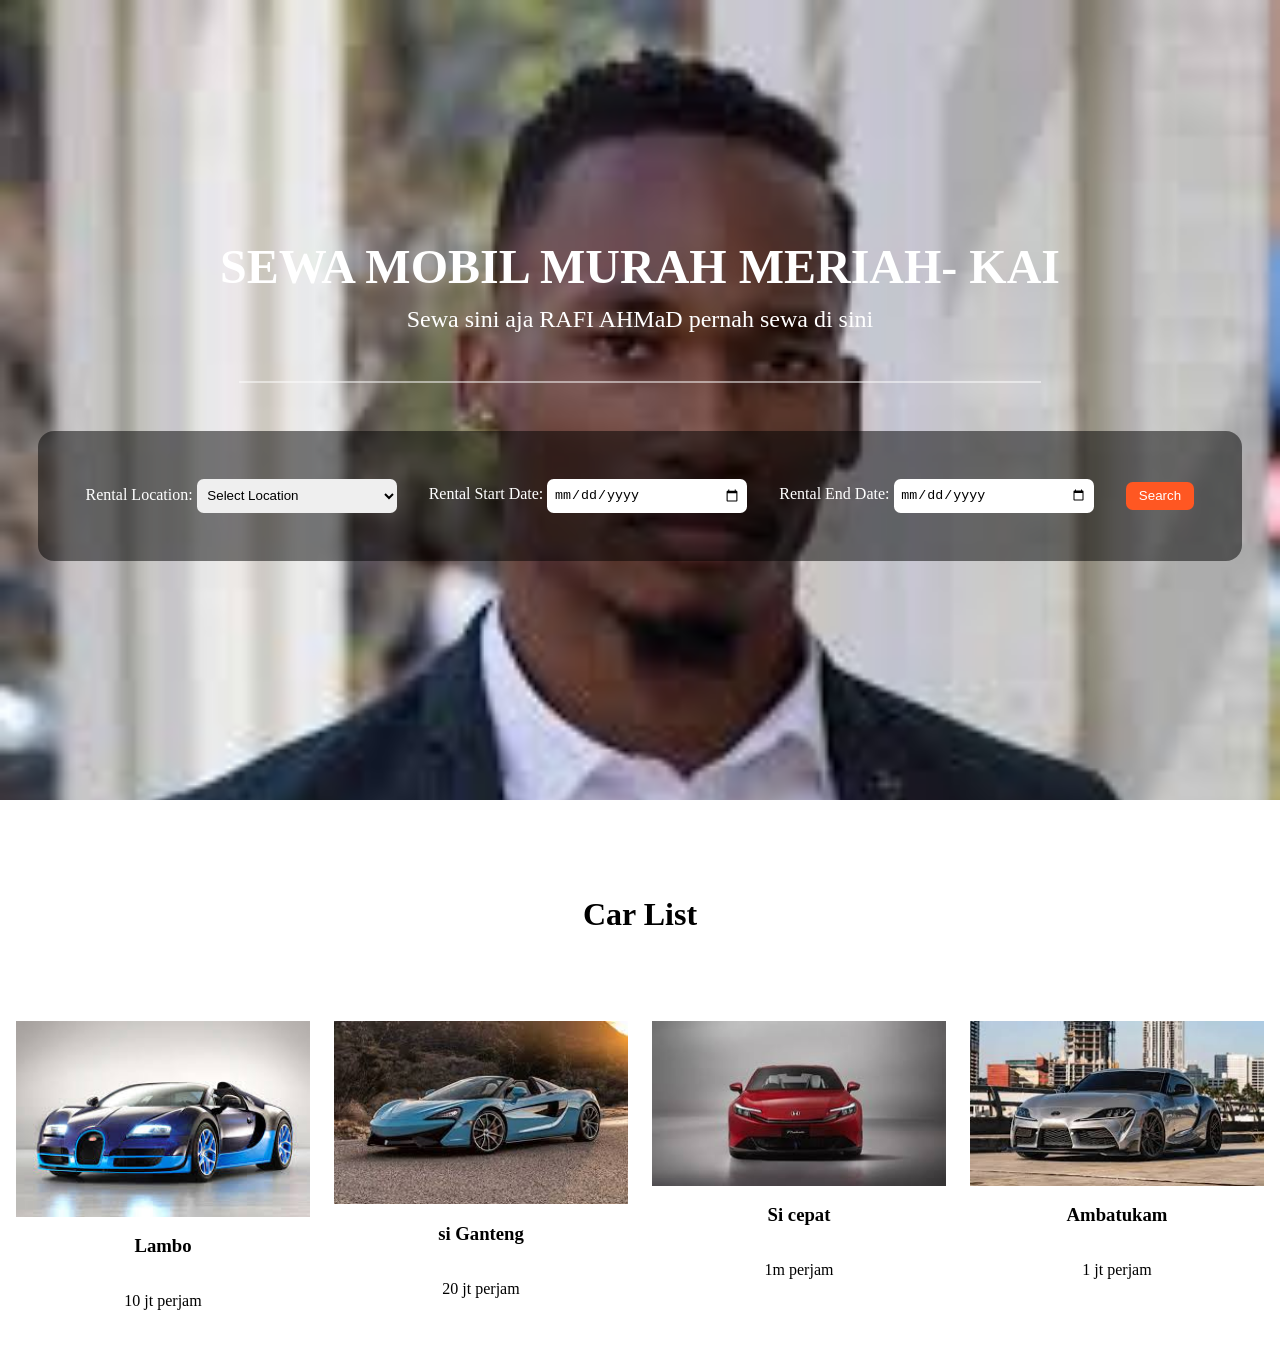
<file: car rental/index.html>
<!DOCTYPE html>
<html lang="en">

<head>
    <meta charset="UTF-8">
    <meta name="viewport" content="width=device-width, initial-scale=1.0">
    <title>Car Rental</title>
    <link rel="stylesheet" href="style.css">
</head>

<body>
    <div id="search">
        <div class="title">
            <h1>SEWA MOBIL MURAH MERIAH- KAI</h1>
            <p>Sewa sini aja RAFI AHMaD pernah sewa di sini</p>
            <hr>
        </div>
        <div class="form-container">
            <div class="form-group">
                <label for="pickup">Rental Location:</label>
                <select id="pickup" name="pickup">
                    <option value="">Select Location</option>
                    <option value="location1">Yogyakarta</option>
                    <option value="location2">Bali</option>
                </select>
            </div>
            <div class="form-group">
                <label for="pickup-date">Rental Start Date:</label>
                <input type="date" id="pickup-date" name="pickup-date">
            </div>
            <div class="form-group">
                <label for="return-date">Rental End Date:</label>
                <input type="date" id="return-date" name="return-date">
            </div>
            <button type="submit">Search</button>
        </div>
    </div>

    <div class="car-list">
        <h2>Car List</h2>
        <div class="car-item">
            <img src="./lambo.jpg" alt="car 1">
            <h3>Lambo</h3>
            <p>10 jt perjam</p>
        </div>
        <div class="car-item">
            <img src="./car 2.jpg" alt="car 2">
            <h3>si Ganteng</h3>
            <p>20 jt perjam</p>
        </div>
        <div class="car-item">
            <img src="./car 3.jpg" alt="car 3">
            <h3>Si cepat</h3>
            <p>1m perjam</p>
        </div>
        <div class="car-item">
            <img src="./car 4.jpg" alt="car 4">
            <h3>Ambatukam</h3>
            <p>1 jt perjam</p>
        </div>
    </div>
</body>

</html>
</file>
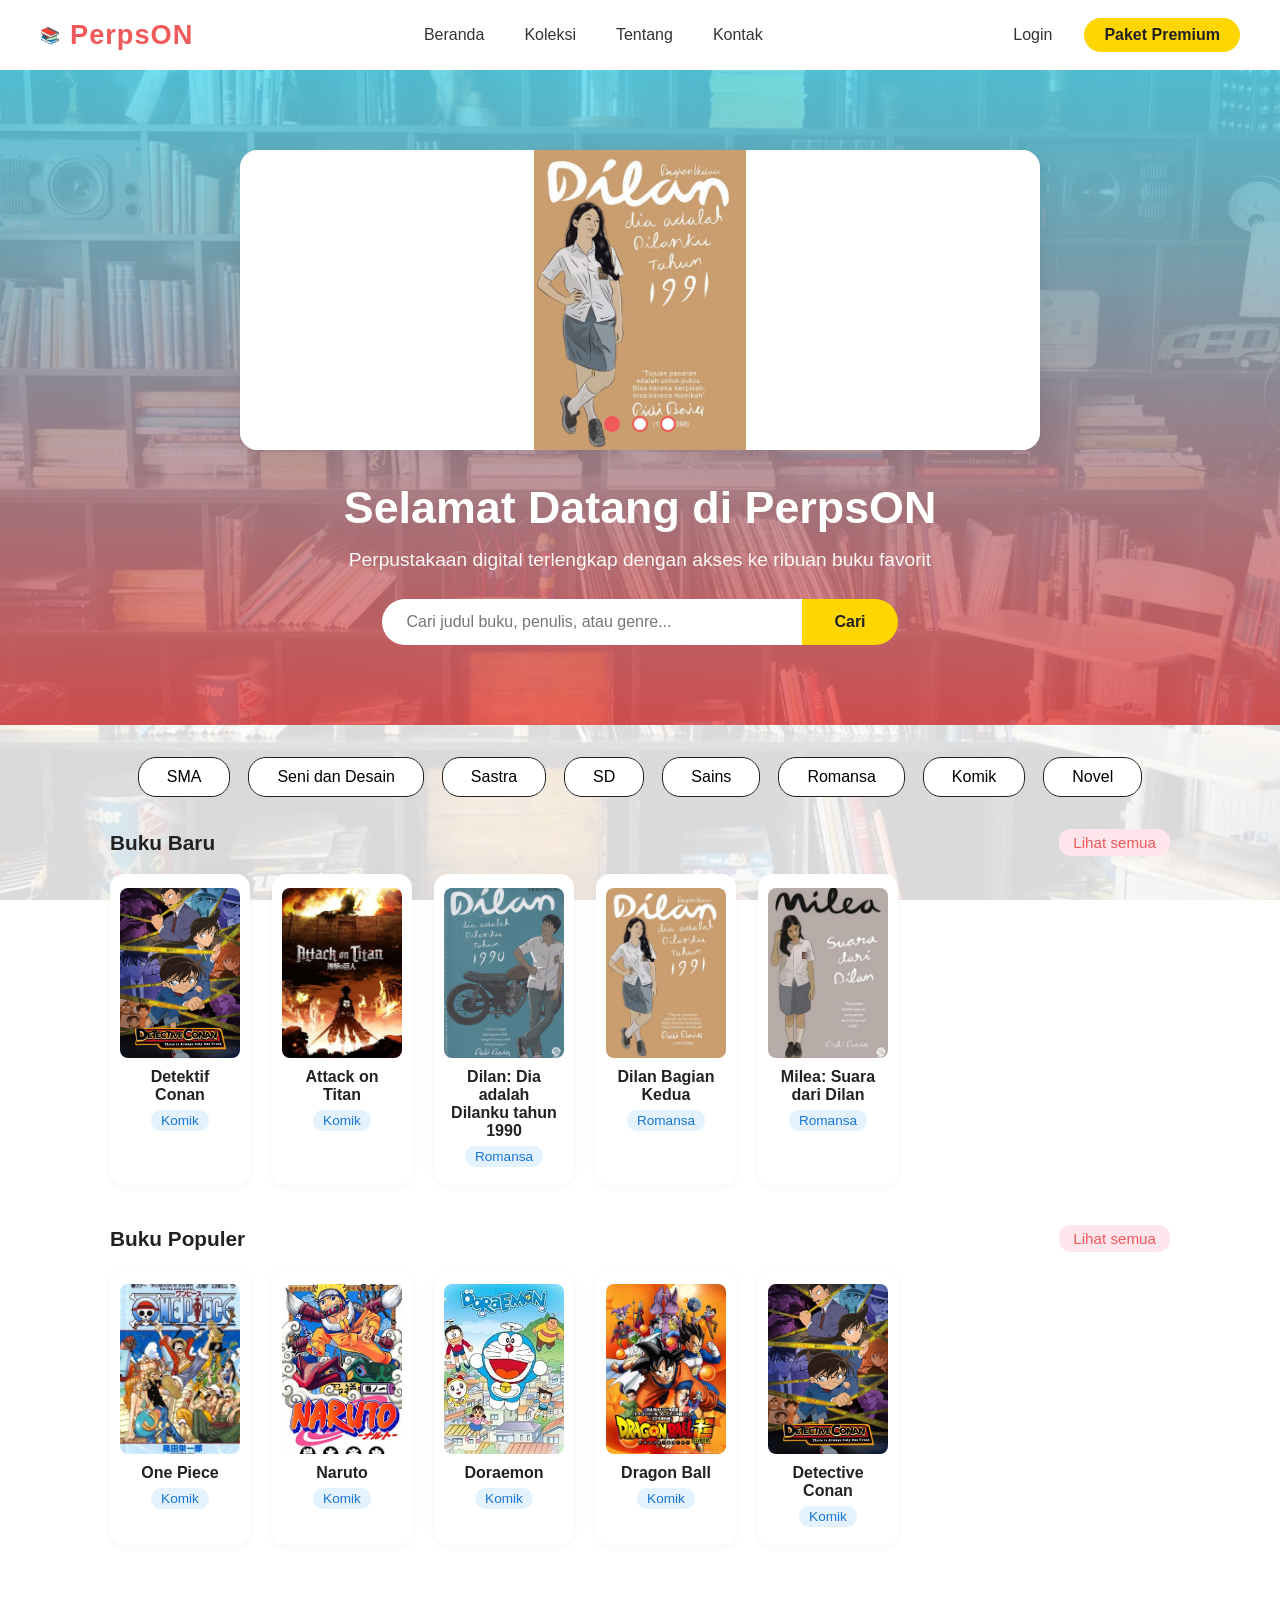
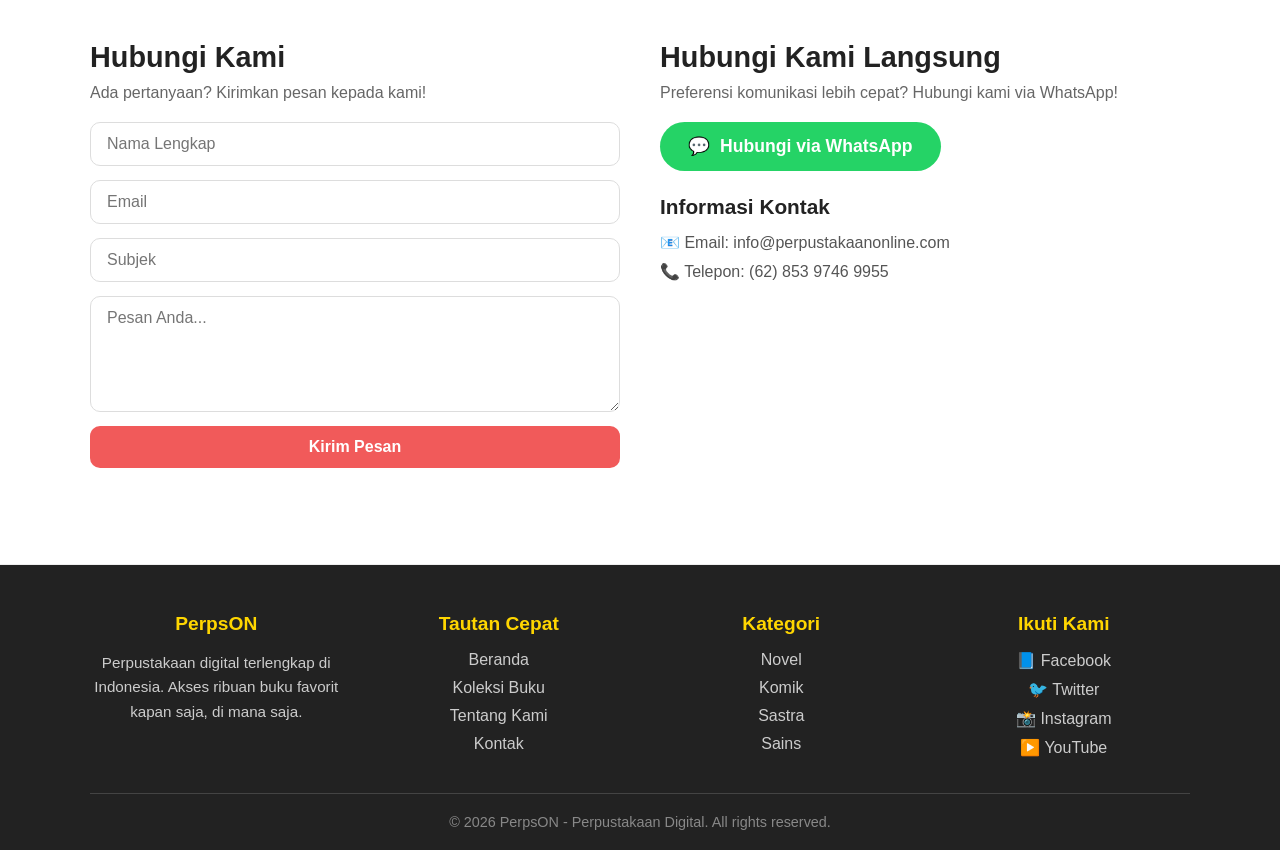
<file: PERPUSTAKAAN DIGITAL/index.html>
<!DOCTYPE html>
<html lang="id">
<head>
    <meta charset="UTF-8">
    <meta name="viewport" content="width=device-width, initial-scale=1.0">
    <title>PerpsON - Perpustakaan Digital</title>
    <link rel="stylesheet" href="style.css">
</head>
<body>

    <header>
        <div class="logo">
            <span>📚</span>
            <h1>PerpsON</h1>
        </div>
        <nav class="main-nav">
            <a href="#home">Beranda</a>
            <a href="#koleksi">Koleksi</a>
            <a href="#tentang">Tentang</a>
            <a href="#kontak">Kontak</a>
        </nav>
        <div class="header-actions">
            <a href="#" class="login-btn">Login</a>
            <a href="#" class="paket-btn">Paket Premium</a>
        </div>
    </header>

    <section class="hero" id="home">
        <div class="hero-slider">
            <input type="radio" name="slider" id="slide1" checked>
            <input type="radio" name="slider" id="slide2">
            <input type="radio" name="slider" id="slide3">
            <div class="slides">
                <div class="slide s1">
                    <img src="./dilan2.jpg" alt="Foto 1">
                </div>
                <div class="slide s2">
                    <img src="./OP.jpg" alt="Foto 2">
                </div>
                <div class="slide s3">
                    <img src="./MV5BZjliODY5MzQtMmViZC00MTZmLWFhMWMtMjMwM2I3OGY1MTRiXkEyXkFqcGc@._V1_FMjpg_UX1000_.jpg" alt="Foto 3">
                </div>
            </div>
            <div class="slider-nav">
                <label for="slide1"></label>
                <label for="slide2"></label>
                <label for="slide3"></label>
            </div>
        </div>
        <div class="hero-content">
            <h1>Selamat Datang di PerpsON</h1>
            <p>Perpustakaan digital terlengkap dengan akses ke ribuan buku favorit</p>
            <div class="hero-search">
                <input type="text" placeholder="Cari judul buku, penulis, atau genre...">
                <button>Cari</button>
            </div>
        </div>
    </section>

    <main id="koleksi">
        <section class="categories">
            <button>SMA</button>
            <button>Seni dan Desain</button>
            <button>Sastra</button>
            <button>SD</button>
            <button>Sains</button>
            <button>Romansa</button>
            <button>Komik</button>
            <button>Novel</button>
        </section>

        <section class="new-books">
            <div class="section-title">
                <h3>Buku Baru</h3>
                <a href="#">Lihat semua</a>
            </div>
            <div class="book-list">
                <div class="book-card">
                    <img src="./detektif.jpg" alt="Buku 1">
                    <p class="book-title">Detektif Conan</p>
                    <span class="category">Komik</span>
                </div>
                <div class="book-card">
                    <img src="./MV5BZjliODY5MzQtMmViZC00MTZmLWFhMWMtMjMwM2I3OGY1MTRiXkEyXkFqcGc@._V1_FMjpg_UX1000_.jpg" alt="Buku 2">
                    <p class="book-title">Attack on Titan</p>
                    <span class="category">Komik</span>
                </div>
                <div class="book-card">
                    <img src="./Dilan-Dia-Adalah-Dilanku-tahun-1990-Pidi-Baiq-front.jpg" alt="Buku 3">
                    <p class="book-title">Dilan: Dia adalah Dilanku tahun 1990</p>
                    <span class="category">Romansa</span>
                </div>
                <div class="book-card">
                    <img src="./dilan2.jpg" alt="Buku 4">
                    <p class="book-title">Dilan Bagian Kedua</p>
                    <span class="category">Romansa</span>
                </div>
                <div class="book-card">
                    <img src="./milea.jpg" alt="Buku 5">
                    <p class="book-title">Milea: Suara dari Dilan</p>
                    <span class="category">Romansa</span>
                </div>
            </div>
        </section>

        <section class="popular-books">
            <div class="section-title">
                <h3>Buku Populer</h3>
                <a href="#">Lihat semua</a>
            </div>
            <div class="book-list">
                <div class="book-card">
                    <img src="./OP.jpg" alt="One Piece">
                    <p class="book-title">One Piece</p>
                    <span class="category">Komik</span>
                </div>
                <div class="book-card">
                    <img src="./naruto.jpg" alt="Naruto">
                    <p class="book-title">Naruto</p>
                    <span class="category">Komik</span>
                </div>
                <div class="book-card">
                    <img src="./dora.jpg" alt="Doraemon">
                    <p class="book-title">Doraemon</p>
                    <span class="category">Komik</span>
                </div>
                <div class="book-card">
                    <img src="./Dragon_Ball_Super_Key_visual.jpg" alt="Dragon Ball">
                    <p class="book-title">Dragon Ball</p>
                    <span class="category">Komik</span>
                </div>
                <div class="book-card">
                    <img src="./detektif.jpg" alt="Detective Conan">
                    <p class="book-title">Detective Conan</p>
                    <span class="category">Komik</span>
                </div>
            </div>
        </section>
    </main>

    <section class="contact" id="kontak">
        <div class="contact-container">
            <div class="contact-form">
                <h2>Hubungi Kami</h2>
                <p>Ada pertanyaan? Kirimkan pesan kepada kami!</p>
                <form>
                    <input type="text" placeholder="Nama Lengkap" required>
                    <input type="email" placeholder="Email" required>
                    <input type="text" placeholder="Subjek" required>
                    <textarea placeholder="Pesan Anda..." rows="5" required></textarea>
                    <button type="submit">Kirim Pesan</button>
                </form>
            </div>
            <div class="contact-info">
                <h2>Hubungi Kami Langsung</h2>
                <p>Preferensi komunikasi lebih cepat? Hubungi kami via WhatsApp!</p>
                <a href="https://wa.me/6281234567890" class="whatsapp-btn" target="_blank">
                    <span>💬</span> Hubungi via WhatsApp
                </a>
                <div class="other-contact">
                    <h3>Informasi Kontak</h3>
                    <p>📧 Email: info@perpustakaanonline.com</p>
                    <p>📞 Telepon: (62) 853 9746 9955</p>
                </div>
            </div>
        </div>
    </section>

    <footer>
        <div class="footer-content">
            <div class="footer-section">
                <h3>PerpsON</h3>
                <p>Perpustakaan digital terlengkap di Indonesia. Akses ribuan buku favorit kapan saja, di mana saja.</p>
            </div>
            <div class="footer-section">
                <h3>Tautan Cepat</h3>
                <ul>
                    <li><a href="#home">Beranda</a></li>
                    <li><a href="#koleksi">Koleksi Buku</a></li>
                    <li><a href="#tentang">Tentang Kami</a></li>
                    <li><a href="#kontak">Kontak</a></li>
                </ul>
            </div>
            <div class="footer-section">
                <h3>Kategori</h3>
                <ul>
                    <li><a href="#">Novel</a></li>
                    <li><a href="#">Komik</a></li>
                    <li><a href="#">Sastra</a></li>
                    <li><a href="#">Sains</a></li>
                </ul>
            </div>
            <div class="footer-section">
                <h3>Ikuti Kami</h3>
                <div class="social-links">
                    <a href="#">📘 Facebook</a>
                    <a href="#">🐦 Twitter</a>
                    <a href="#">📸 Instagram</a>
                    <a href="#">▶️ YouTube</a>
                </div>
            </div>
        </div>
        <div class="footer-bottom">
            <p>&copy; 2026 PerpsON - Perpustakaan Digital. All rights reserved.</p>
        </div>
    </footer>
</body>
</html>
</file>
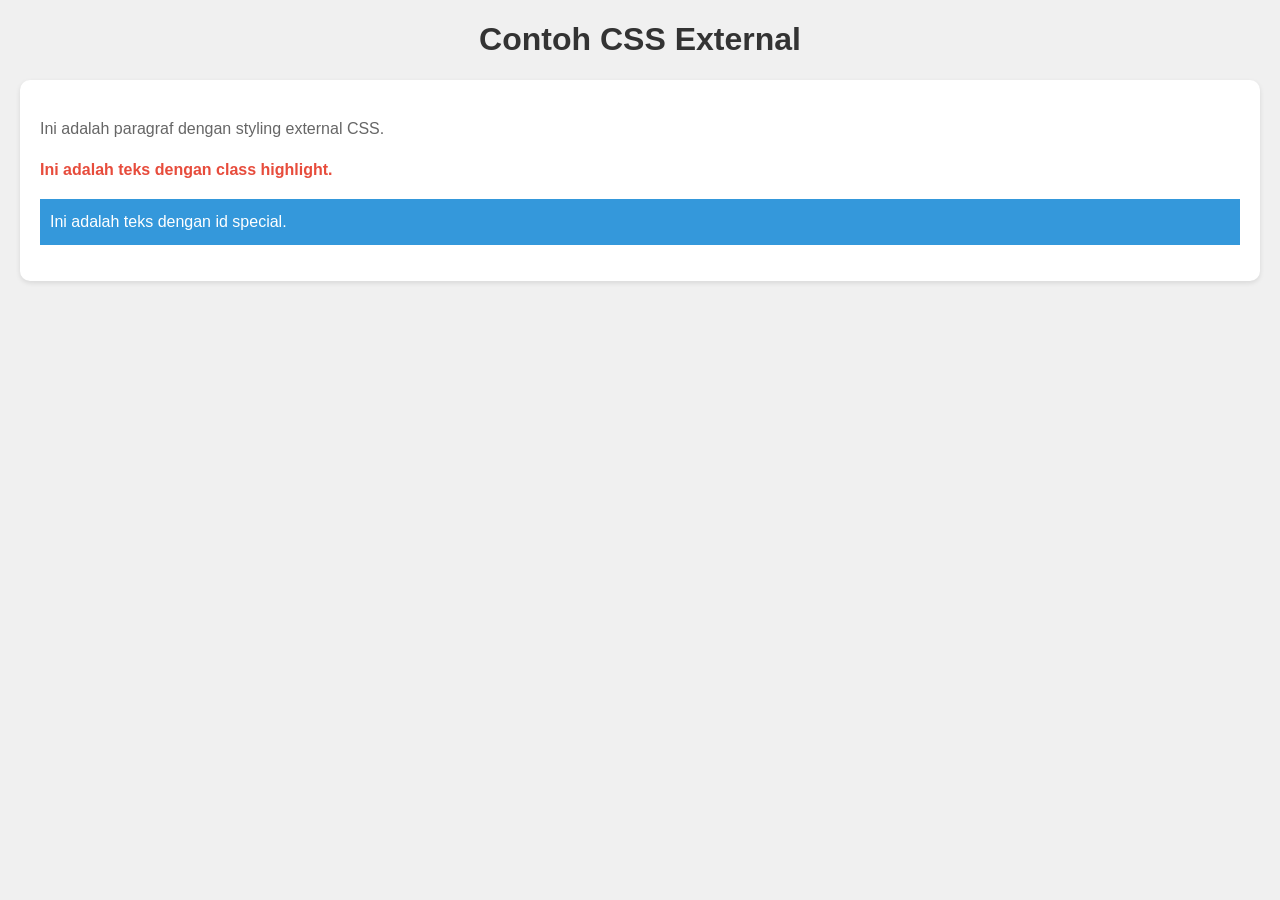
<file: templates/02-css-external.html>
<!DOCTYPE html>
<html lang="id">
<head>
    <meta charset="UTF-8">
    <meta name="viewport" content="width=device-width, initial-scale=1.0">
    <title>Template 2 - CSS External</title>
    <link rel="stylesheet" href="style-external.css">
</head>
<body>
    <h1>Contoh CSS External</h1>
    
    <div class="container">
        <p>Ini adalah paragraf dengan styling external CSS.</p>
        <p class="highlight">Ini adalah teks dengan class highlight.</p>
        <p id="special">Ini adalah teks dengan id special.</p>
    </div>
</body>
</html>
</file>
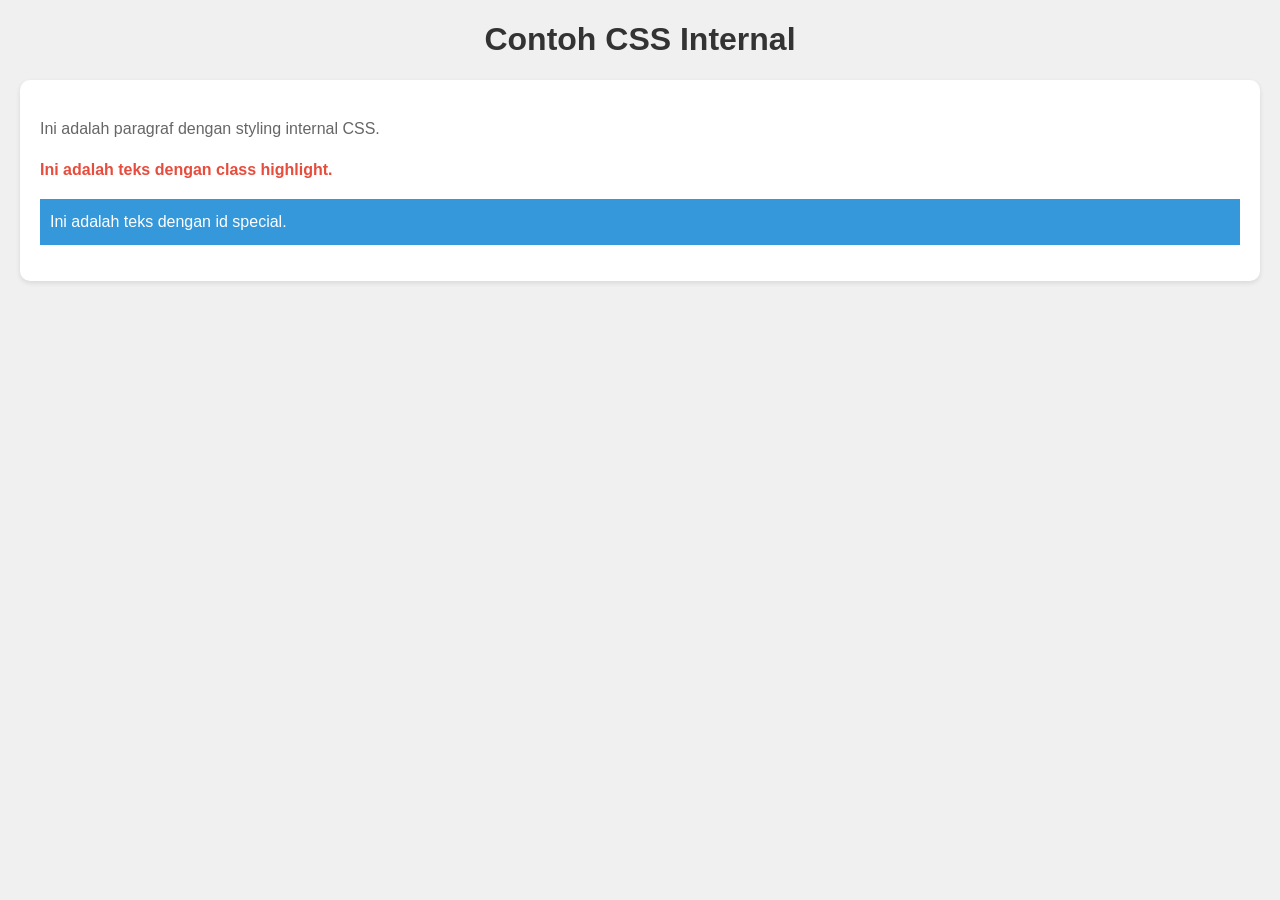
<file: templates/02-css-internal.html>
<!DOCTYPE html>
<html lang="id">
<head>
    <meta charset="UTF-8">
    <meta name="viewport" content="width=device-width, initial-scale=1.0">
    <title>Template 2 - CSS Internal</title>
    <style>
        /* CSS Internal Style */
        body {
            background-color: #f0f0f0;
            font-family: Arial, sans-serif;
            margin: 20px;
        }
        
        h1 {
            color: #333;
            text-align: center;
        }
        
        .container {
            background-color: white;
            padding: 20px;
            border-radius: 10px;
            box-shadow: 0 2px 5px rgba(0,0,0,0.1);
        }
        
        p {
            color: #666;
            line-height: 1.6;
        }
        
        .highlight {
            color: #e74c3c;
            font-weight: bold;
        }
        
        #special {
            background-color: #3498db;
            color: white;
            padding: 10px;
        }
    </style>
</head>
<body>
    <h1>Contoh CSS Internal</h1>
    
    <div class="container">
        <p>Ini adalah paragraf dengan styling internal CSS.</p>
        <p class="highlight">Ini adalah teks dengan class highlight.</p>
        <p id="special">Ini adalah teks dengan id special.</p>
    </div>
</body>
</html>
</file>
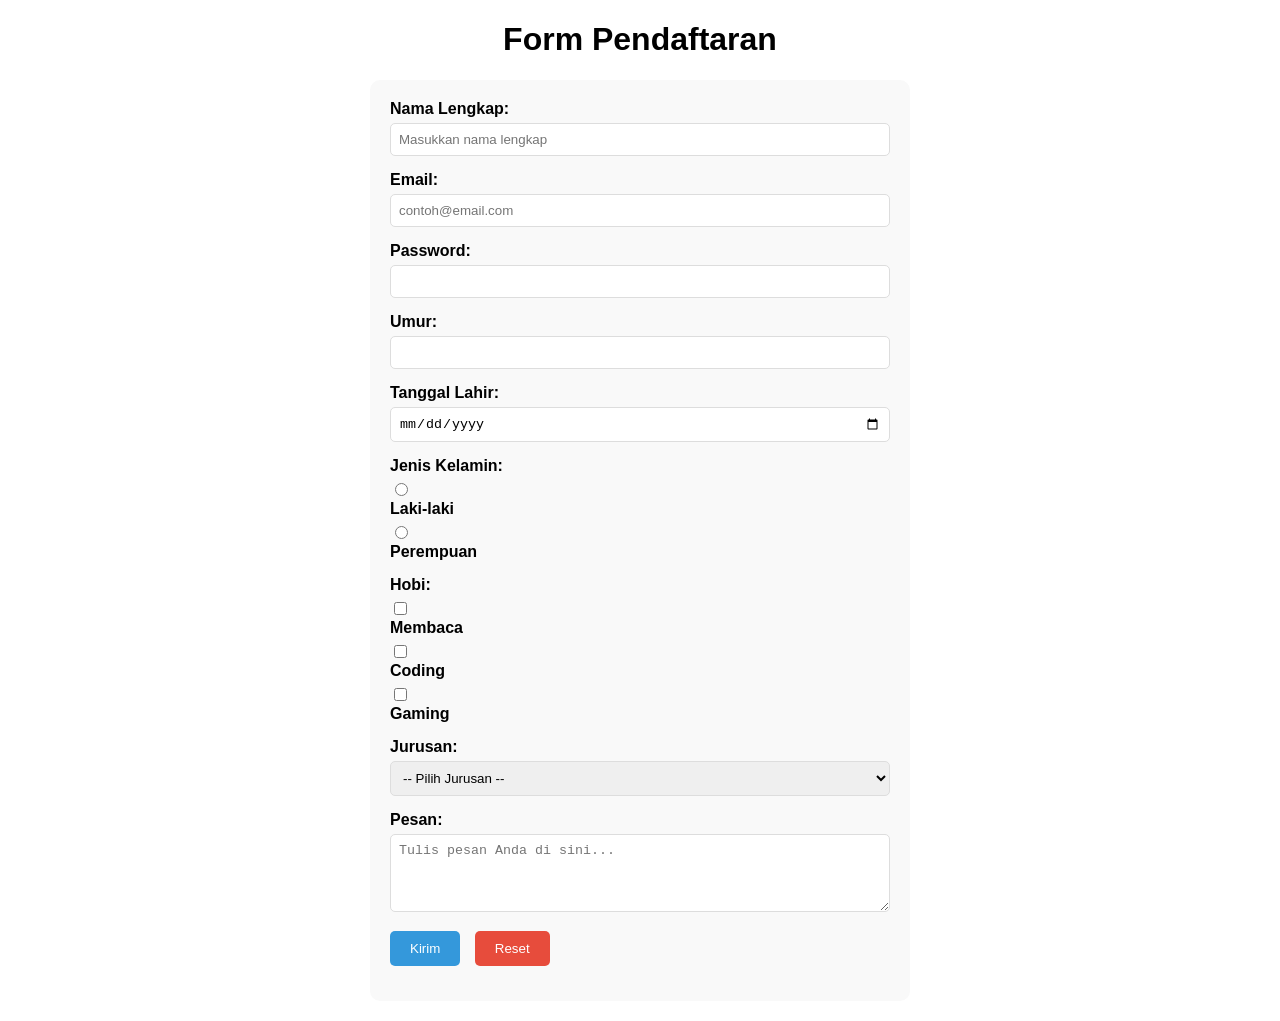
<file: templates/03-form.html>
<!DOCTYPE html>
<html lang="id">
<head>
    <meta charset="UTF-8">
    <meta name="viewport" content="width=device-width, initial-scale=1.0">
    <title>Template 3 - Form</title>
    <style>
        body {
            font-family: Arial, sans-serif;
            margin: 20px;
        }
        form {
            max-width: 500px;
            margin: 0 auto;
            background-color: #f9f9f9;
            padding: 20px;
            border-radius: 10px;
        }
        .form-group {
            margin-bottom: 15px;
        }
        label {
            display: block;
            margin-bottom: 5px;
            font-weight: bold;
        }
        input[type="text"],
        input[type="email"],
        input[type="password"],
        input[type="number"],
        input[type="date"],
        select,
        textarea {
            width: 100%;
            padding: 8px;
            border: 1px solid #ddd;
            border-radius: 5px;
            box-sizing: border-box;
        }
        input[type="submit"],
        input[type="reset"] {
            padding: 10px 20px;
            margin-right: 10px;
            background-color: #3498db;
            color: white;
            border: none;
            border-radius: 5px;
            cursor: pointer;
        }
        input[type="reset"] {
            background-color: #e74c3c;
        }
    </style>
</head>
<body>
    <h1 style="text-align: center;">Form Pendaftaran</h1>
    
    <form action="/submit" method="post">
        <!-- Text Input -->
        <div class="form-group">
            <label for="nama">Nama Lengkap:</label>
            <input type="text" id="nama" name="nama" placeholder="Masukkan nama lengkap" required>
        </div>
        
        <!-- Email Input -->
        <div class="form-group">
            <label for="email">Email:</label>
            <input type="email" id="email" name="email" placeholder="contoh@email.com" required>
        </div>
        
        <!-- Password Input -->
        <div class="form-group">
            <label for="password">Password:</label>
            <input type="password" id="password" name="password" required>
        </div>
        
        <!-- Number Input -->
        <div class="form-group">
            <label for="umur">Umur:</label>
            <input type="number" id="umur" name="umur" min="1" max="100">
        </div>
        
        <!-- Date Input -->
        <div class="form-group">
            <label for="tanggal">Tanggal Lahir:</label>
            <input type="date" id="tanggal" name="tanggal">
        </div>
        
        <!-- Radio Button -->
        <div class="form-group">
            <label>Jenis Kelamin:</label>
            <input type="radio" id="laki" name="gender" value="laki" required>
            <label for="laki">Laki-laki</label>
            <input type="radio" id="perempuan" name="gender" value="perempuan">
            <label for="perempuan">Perempuan</label>
        </div>
        
        <!-- Checkbox -->
        <div class="form-group">
            <label>Hobi:</label>
            <input type="checkbox" id="membaca" name="hobi" value="membaca">
            <label for="membaca">Membaca</label>
            <input type="checkbox" id="coding" name="hobi" value="coding">
            <label for="coding">Coding</label>
            <input type="checkbox" id="gaming" name="hobi" value="gaming">
            <label for="gaming">Gaming</label>
        </div>
        
        <!-- Select Dropdown -->
        <div class="form-group">
            <label for="jurusan">Jurusan:</label>
            <select id="jurusan" name="jurusan" required>
                <option value="">-- Pilih Jurusan --</option>
                <option value="informatika">Informatika</option>
                <option value="sipil">Teknik Sipil</option>
                <option value="elektro">Teknik Elektro</option>
                <option value="mesin">Teknik Mesin</option>
            </select>
        </div>
        
        <!-- Textarea -->
        <div class="form-group">
            <label for="pesan">Pesan:</label>
            <textarea id="pesan" name="pesan" rows="4" cols="50" placeholder="Tulis pesan Anda di sini..."></textarea>
        </div>
        
        <!-- Submit and Reset Buttons -->
        <div class="form-group">
            <input type="submit" value="Kirim">
            <input type="reset" value="Reset">
        </div>
    </form>
</body>
</html>
</file>
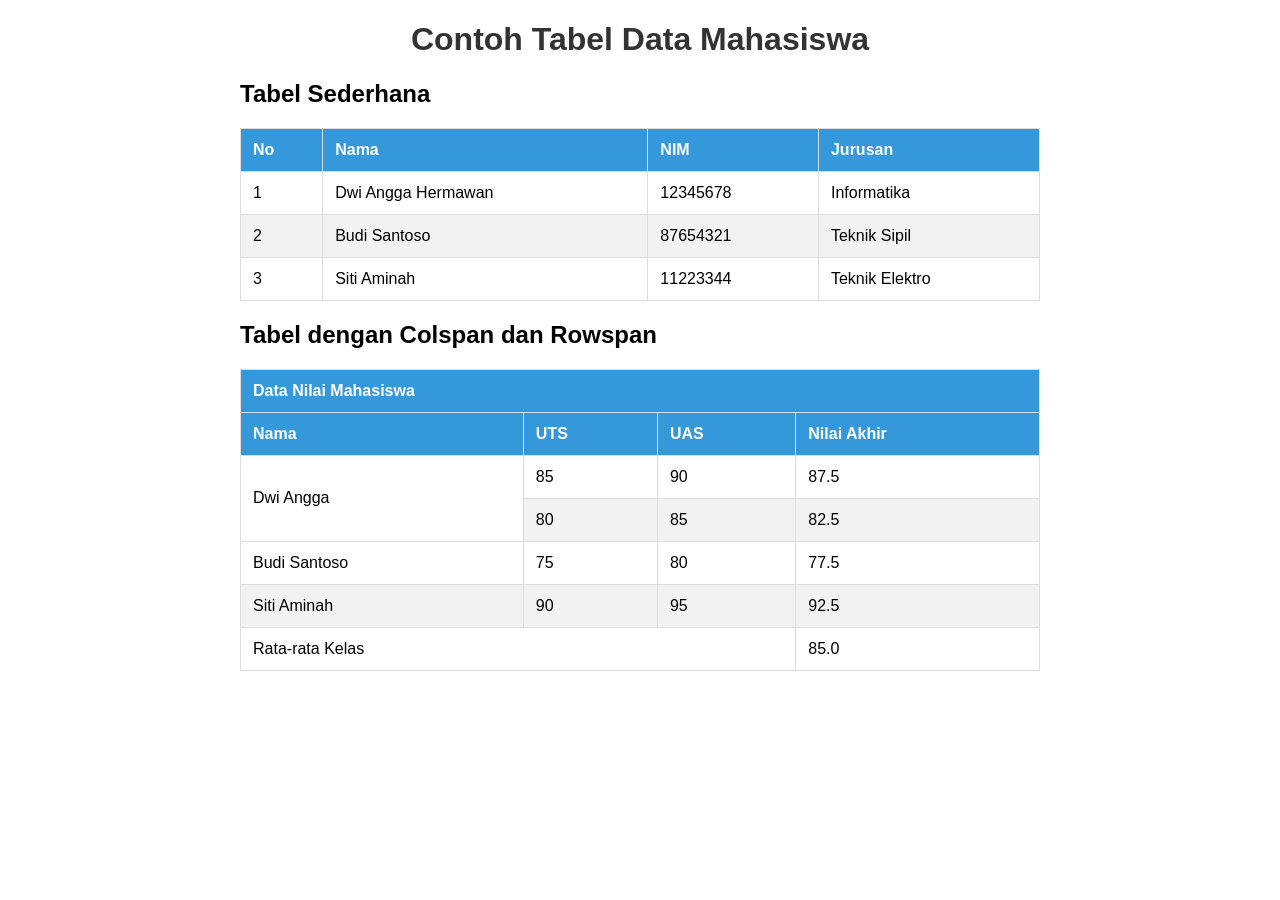
<file: templates/04-table.html>
<!DOCTYPE html>
<html lang="id">
<head>
    <meta charset="UTF-8">
    <meta name="viewport" content="width=device-width, initial-scale=1.0">
    <title>Template 4 - Table</title>
    <style>
        body {
            font-family: Arial, sans-serif;
            margin: 20px;
        }
        h1 {
            text-align: center;
            color: #333;
        }
        table {
            width: 100%;
            border-collapse: collapse;
            margin: 20px 0;
            background-color: white;
        }
        th, td {
            border: 1px solid #ddd;
            padding: 12px;
            text-align: left;
        }
        th {
            background-color: #3498db;
            color: white;
            font-weight: bold;
        }
        tr:nth-child(even) {
            background-color: #f2f2f2;
        }
        tr:hover {
            background-color: #e8f4f8;
        }
        .container {
            max-width: 800px;
            margin: 0 auto;
        }
    </style>
</head>
<body>
    <div class="container">
        <h1>Contoh Tabel Data Mahasiswa</h1>
        
        <!-- Tabel Sederhana -->
        <h2>Tabel Sederhana</h2>
        <table border="1" cellpadding="8" cellspacing="0">
            <thead>
                <tr>
                    <th>No</th>
                    <th>Nama</th>
                    <th>NIM</th>
                    <th>Jurusan</th>
                </tr>
            </thead>
            <tbody>
                <tr>
                    <td>1</td>
                    <td>Dwi Angga Hermawan</td>
                    <td>12345678</td>
                    <td>Informatika</td>
                </tr>
                <tr>
                    <td>2</td>
                    <td>Budi Santoso</td>
                    <td>87654321</td>
                    <td>Teknik Sipil</td>
                </tr>
                <tr>
                    <td>3</td>
                    <td>Siti Aminah</td>
                    <td>11223344</td>
                    <td>Teknik Elektro</td>
                </tr>
            </tbody>
        </table>
        
        <!-- Tabel dengan Colspan dan Rowspan -->
        <h2>Tabel dengan Colspan dan Rowspan</h2>
        <table border="1" cellpadding="8" cellspacing="0">
            <thead>
                <tr>
                    <th colspan="4">Data Nilai Mahasiswa</th>
                </tr>
                <tr>
                    <th>Nama</th>
                    <th>UTS</th>
                    <th>UAS</th>
                    <th>Nilai Akhir</th>
                </tr>
            </thead>
            <tbody>
                <tr>
                    <td rowspan="2">Dwi Angga</td>
                    <td>85</td>
                    <td>90</td>
                    <td>87.5</td>
                </tr>
                <tr>
                    <td>80</td>
                    <td>85</td>
                    <td>82.5</td>
                </tr>
                <tr>
                    <td>Budi Santoso</td>
                    <td>75</td>
                    <td>80</td>
                    <td>77.5</td>
                </tr>
                <tr>
                    <td>Siti Aminah</td>
                    <td>90</td>
                    <td>95</td>
                    <td>92.5</td>
                </tr>
            </tbody>
            <tfoot>
                <tr>
                    <td colspan="3">Rata-rata Kelas</td>
                    <td>85.0</td>
                </tr>
            </tfoot>
        </table>
    </div>
</body>
</html>
</file>
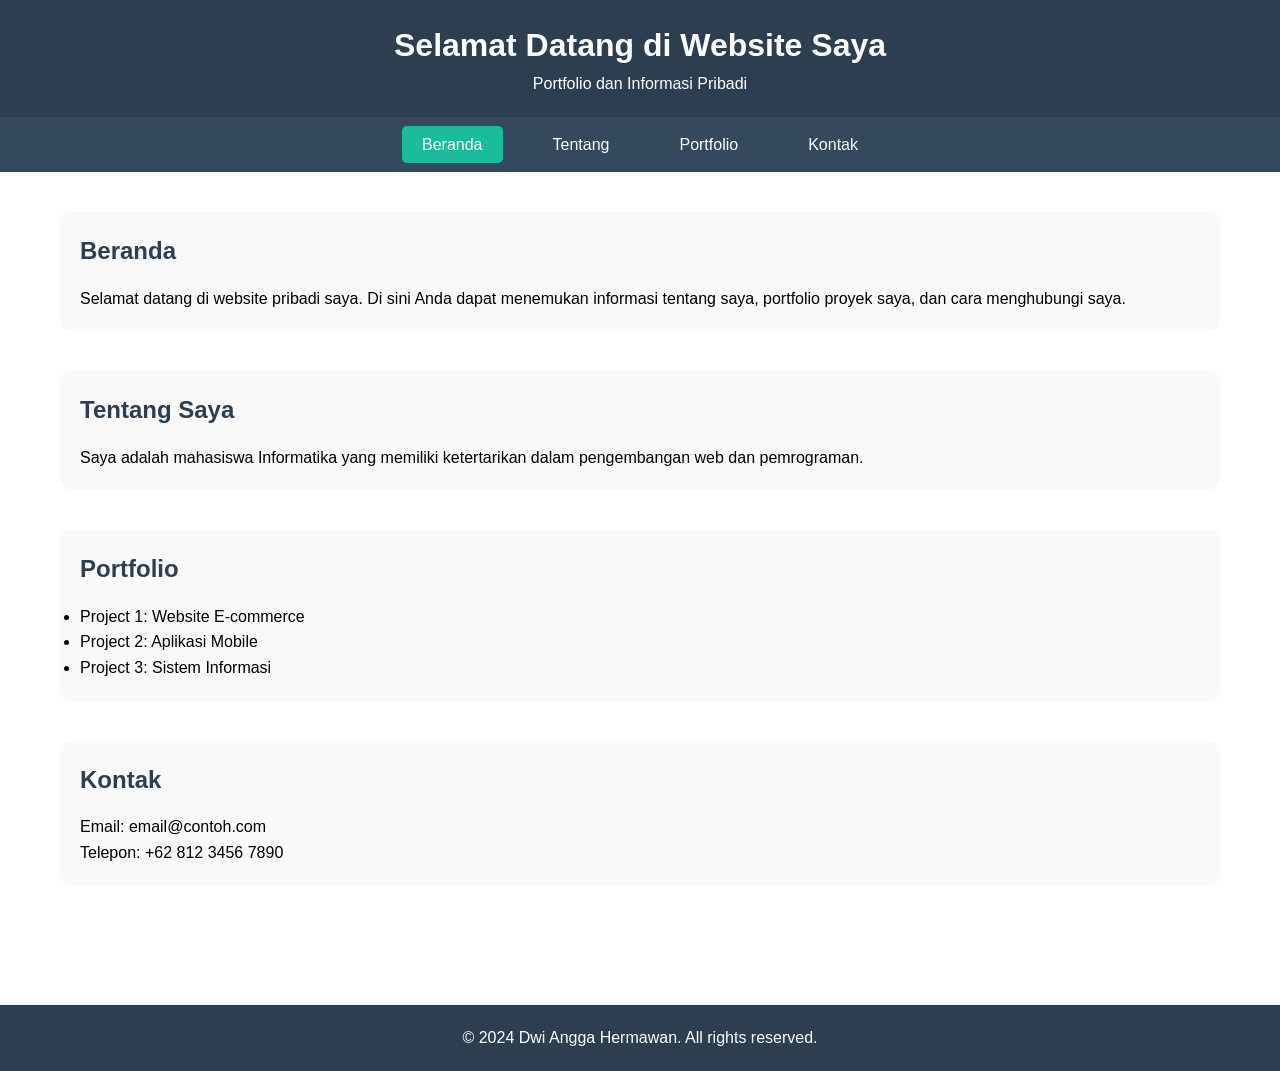
<file: templates/05-navigation.html>
<!DOCTYPE html>
<html lang="id">
<head>
    <meta charset="UTF-8">
    <meta name="viewport" content="width=device-width, initial-scale=1.0">
    <title>Template 5 - Navigation</title>
    <style>
        * {
            margin: 0;
            padding: 0;
            box-sizing: border-box;
        }
        
        body {
            font-family: Arial, sans-serif;
            line-height: 1.6;
        }
        
        /* Header Styles */
        header {
            background-color: #2c3e50;
            color: white;
            padding: 20px 0;
            text-align: center;
        }
        
        header h1 {
            margin: 0;
        }
        
        /* Navigation Styles */
        nav {
            background-color: #34495e;
            padding: 15px 0;
        }
        
        nav ul {
            list-style: none;
            display: flex;
            justify-content: center;
            gap: 30px;
        }
        
        nav ul li a {
            color: white;
            text-decoration: none;
            padding: 10px 20px;
            border-radius: 5px;
            transition: background-color 0.3s;
        }
        
        nav ul li a:hover {
            background-color: #1abc9c;
        }
        
        nav ul li a.active {
            background-color: #1abc9c;
        }
        
        /* Main Content */
        main {
            padding: 40px 20px;
            max-width: 1200px;
            margin: 0 auto;
        }
        
        /* Section Styles */
        section {
            margin-bottom: 40px;
            padding: 20px;
            background-color: #f9f9f9;
            border-radius: 10px;
        }
        
        section h2 {
            color: #2c3e50;
            margin-bottom: 15px;
        }
        
        /* Footer Styles */
        footer {
            background-color: #2c3e50;
            color: white;
            text-align: center;
            padding: 20px 0;
            margin-top: 40px;
        }
    </style>
</head>
<body>
    <!-- Header -->
    <header>
        <h1>Selamat Datang di Website Saya</h1>
        <p>Portfolio dan Informasi Pribadi</p>
    </header>
    
    <!-- Navigation -->
    <nav>
        <ul>
            <li><a href="#home" class="active">Beranda</a></li>
            <li><a href="#about">Tentang</a></li>
            <li><a href="#portfolio">Portfolio</a></li>
            <li><a href="#contact">Kontak</a></li>
        </ul>
    </nav>
    
    <!-- Main Content -->
    <main>
        <!-- Home Section -->
        <section id="home">
            <h2>Beranda</h2>
            <p>Selamat datang di website pribadi saya. Di sini Anda dapat menemukan informasi tentang saya, portfolio proyek saya, dan cara menghubungi saya.</p>
        </section>
        
        <!-- About Section -->
        <section id="about">
            <h2>Tentang Saya</h2>
            <p>Saya adalah mahasiswa Informatika yang memiliki ketertarikan dalam pengembangan web dan pemrograman.</p>
        </section>
        
        <!-- Portfolio Section -->
        <section id="portfolio">
            <h2>Portfolio</h2>
            <ul>
                <li>Project 1: Website E-commerce</li>
                <li>Project 2: Aplikasi Mobile</li>
                <li>Project 3: Sistem Informasi</li>
            </ul>
        </section>
        
        <!-- Contact Section -->
        <section id="contact">
            <h2>Kontak</h2>
            <p>Email: email@contoh.com</p>
            <p>Telepon: +62 812 3456 7890</p>
        </section>
    </main>
    
    <!-- Footer -->
    <footer>
        <p>&copy; 2024 Dwi Angga Hermawan. All rights reserved.</p>
    </footer>
</body>
</html>
</file>
<file: car rental/style.css>
#search {
    width: 100%;
    height: 50em;
    background-image: url("./images.jpg");
    background-size: cover;
    display: flex;
    justify-content: center;
    align-items: center;
    flex-direction: column;
}

body {
    margin: 0;
}

.title {
    color: white;
    text-align: center;
}

.title h1 {
    font-size: 3em;
    margin: 0;
}

.title p {
    font-size: 1.5em;
    margin: 0.5em 0;
}

.title hr {
    width: 50em;
    max-width: 90vw;
    border: 1px solid white;
    margin: 3em auto;
    opacity: 0.5;
}

.form-container {
    background-color: rgba(0, 0, 0, 0.5);
    display: flex;
    justify-content: center;
    align-items: center;
    padding: 3em;
    border-radius: 1em;
    color: white;
    gap: 2em;
}

.form-container select,
.form-container input {
    box-sizing: border-box;
    padding: 0.5em;
    border: none;
    border-radius: 0.5em;
    width: 15em;
    height: 2.5em;
}

.form-container button {
    padding: 0.5em 1em;
    border: none;
    border-radius: 0.5em;
    background-color: #ff5722;
    color: white;
    cursor: pointer;
}

.car-list {
    display: grid;
    grid-template-columns: repeat(auto-fit, minmax(16rem, 1fr));
    gap: 1.5em;
    align-content: center;
    padding: 2em 1em;
    align-items: start;
    max-width: 80rem;
    margin: 0 auto;
}

.car-list h2 {
    font-size: 2em;
    margin: 2em 0;
    grid-column: 1 / -1;
    text-align: center;
}

.car-item {
    display: flex;
    justify-content: center;
    align-items: center;
    flex-direction: column;
    width: min(22rem, 100%);
}

.car-item img {
    width: 100%;
    height: auto;
    object-fit: cover;
}
</file>
<file: PERPUSTAKAAN DIGITAL/style.css>
/* HERO SLIDER */
.hero-slider {
    position: relative;
    max-width: 800px;
    margin: 0 auto 32px auto;
    height: 300px;
    overflow: hidden;
    border-radius: 18px;
    box-shadow: 0 4px 24px rgba(0,0,0,0.08);
    background: #fff;
}
.hero-slider input[type="radio"] {
    display: none;
}
.slides {
    display: flex;
    width: 2400px;
    transition: transform 0.5s;
    height: 300px;
}
.slide {
    width: 800px;
    flex-shrink: 0;
    height: 300px;
    display: flex;
    align-items: center;
    justify-content: center;
    background: #eee;
}
.slide img {
    width: 100%;
    height: 100%;
    object-fit: contain;
    border-radius: 18px;
    background: #fff;
}
/* Geser sesuai radio */
#slide1:checked ~ .slides { transform: translateX(0); }
#slide2:checked ~ .slides { transform: translateX(-800px); }
#slide3:checked ~ .slides { transform: translateX(-1600px); }

.slider-nav {
    position: absolute;
    bottom: 18px;
    left: 50%;
    transform: translateX(-50%);
    display: flex;
    gap: 12px;
    z-index: 2;
}
.slider-nav label {
    width: 16px;
    height: 16px;
    border-radius: 50%;
    background: #fff;
    border: 2px solid #f15a5a;
    cursor: pointer;
    display: inline-block;
    transition: background 0.2s, border 0.2s;
}
#slide1:checked ~ .slider-nav label[for="slide1"],
#slide2:checked ~ .slider-nav label[for="slide2"],
#slide3:checked ~ .slider-nav label[for="slide3"] {
    background: #f15a5a;
    border-color: #f15a5a;
}
* {
    margin: 0;
    padding: 0;
    box-sizing: border-box;
}
body {
    font-family: 'Segoe UI', Arial, sans-serif;
    background: linear-gradient(rgba(255,255,255,0.85), rgba(255,255,255,0.85)), url('./v.jpg');
    background-size: cover;
    background-position: center;
    background-attachment: fixed;
    color: #222;
}
header {
    display: flex;
    align-items: center;
    justify-content: space-between;
    padding: 18px 40px;
    background: #fff;
    box-shadow: 0 2px 8px rgba(0,0,0,0.03);
}
.logo {
    display: flex;
    align-items: center;
    gap: 10px;
}
.logo h1 {
    font-size: 1.7rem;
    color: #f15a5a;
    font-weight: 700;
    letter-spacing: 1px;
}
.search-bar {
    display: flex;
    align-items: center;
    gap: 0;
}
.search-bar input {
    padding: 8px 16px;
    border: 1px solid #ddd;
    border-radius: 20px 0 0 20px;
    outline: none;
    width: 260px;
    font-size: 1rem;
}
.search-bar button {
    padding: 8px 16px;
    border: 1px solid #f15a5a;
    background: #f15a5a;
    color: #fff;
    border-radius: 0 20px 20px 0;
    cursor: pointer;
    font-size: 1rem;
    transition: background 0.2s;
}
.search-bar button:hover {
    background: #d94444;
}
nav {
    display: flex;
    align-items: center;
    gap: 18px;
}
nav a {
    text-decoration: none;
    color: #222;
    font-weight: 500;
    padding: 7px 18px;
    border-radius: 18px;
    transition: background 0.2s;
}
nav .paket-btn {
    background: #ffd600;
    color: #222;
    font-weight: 700;
}
main {
    max-width: 1100px;
    margin: 32px auto 0 auto;
    padding: 0 20px;
}
.banner {
    background: #f15a5a;
    color: #fff;
    border-radius: 18px;
    padding: 38px 24px;
    text-align: center;
    margin-bottom: 32px;
}
.banner h2 {
    font-size: 2.2rem;
    margin-bottom: 10px;
    font-weight: 700;
}
.banner p {
    font-size: 1.1rem;
}
.categories {
    display: flex;
    justify-content: center;
    gap: 18px;
    margin-bottom: 32px;
    flex-wrap: wrap;
}
.categories button {
    padding: 10px 28px;
    border: 1.5px solid #222;
    background: #fff;
    border-radius: 18px;
    font-size: 1rem;
    cursor: pointer;
    transition: background 0.2s, color 0.2s;
}
.categories button:hover {
    background: #f15a5a;
    color: #fff;
    border-color: #f15a5a;
}
.section-title {
    display: flex;
    align-items: center;
    justify-content: space-between;
    margin-bottom: 18px;
}
.section-title h3 {
    font-size: 1.3rem;
    color: #222;
}
.section-title a {
    background: #ffe5ec;
    color: #f15a5a;
    padding: 5px 14px;
    border-radius: 12px;
    text-decoration: none;
    font-size: 0.95rem;
    font-weight: 500;
    transition: background 0.2s;
}
.section-title a:hover {
    background: #f15a5a;
    color: #fff;
}
.book-list {
    display: flex;
    gap: 22px;
    flex-wrap: wrap;
}
.book-card {
    background: #fff;
    border-radius: 14px;
    box-shadow: 0 2px 8px rgba(0,0,0,0.04);
    padding: 14px 14px 18px 14px;
    width: 140px;
    display: flex;
    flex-direction: column;
    align-items: center;
    transition: box-shadow 0.2s;
}
.book-card:hover {
    box-shadow: 0 4px 16px rgba(241,90,90,0.13);
}
.book-card img {
    width: 120px;
    height: 170px;
    object-fit: cover;
    border-radius: 8px;
    margin-bottom: 10px;
}
.book-title {
    font-size: 1rem;
    font-weight: 600;
    margin-bottom: 6px;
    text-align: center;
}
.category {
    background: #e3f2fd;
    color: #1976d2;
    padding: 3px 10px;
    border-radius: 10px;
    font-size: 0.85rem;
}
footer {
    margin-top: 48px;
    padding: 18px 0;
    text-align: center;
    background: #fff;
    color: #888;
    font-size: 1rem;
    border-top: 1px solid #eee;
}

.main-nav {
    display: flex;
    gap: 8px;
}

.main-nav a {
    text-decoration: none;
    color: #333;
    padding: 8px 16px;
    border-radius: 20px;
    font-weight: 500;
    transition: all 0.2s;
}

.main-nav a:hover {
    background: #f15a5a;
    color: #fff;
}

.header-actions {
    display: flex;
    align-items: center;
    gap: 12px;
}

.login-btn {
    text-decoration: none;
    color: #333;
    padding: 8px 20px;
    border-radius: 20px;
    font-weight: 500;
    transition: all 0.2s;
}

.login-btn:hover {
    background: #eee;
}

.header-actions .paket-btn {
    background: #ffd600;
    color: #222;
    font-weight: 700;
    padding: 8px 20px;
    border-radius: 20px;
    text-decoration: none;
    transition: all 0.2s;
}

.header-actions .paket-btn:hover {
    background: #e6c200;
}

.hero {
    background: linear-gradient(rgba(90, 218, 241, 0.85), rgba(241,90,90,0.85)), url('./v.jpg');
    background-size: cover;
    background-position: center;
    padding: 80px 20px;
    text-align: center;
    color: #fff;
}

.hero-content h1 {
    font-size: 2.8rem;
    margin-bottom: 16px;
    font-weight: 700;
}

.hero-content p {
    font-size: 1.2rem;
    margin-bottom: 28px;
    opacity: 0.95;
}

.hero-search {
    display: flex;
    justify-content: center;
    max-width: 600px;
    margin: 0 auto;
    gap: 0;
}

.hero-search input {
    padding: 14px 24px;
    border: none;
    border-radius: 30px 0 0 30px;
    outline: none;
    width: 70%;
    font-size: 1rem;
}

.hero-search button {
    padding: 14px 32px;
    border: none;
    background: #ffd600;
    color: #222;
    border-radius: 0 30px 30px 0;
    cursor: pointer;
    font-size: 1rem;
    font-weight: 700;
    transition: background 0.2s;
}

.hero-search button:hover {
    background: #e6c200;
}

.popular-books {
    margin-top: 40px;
}

.contact {
    background: #fff;
    margin-top: 48px;
    padding: 48px 20px;
}

.contact-container {
    max-width: 1100px;
    margin: 0 auto;
    display: grid;
    grid-template-columns: 1fr 1fr;
    gap: 40px;
}

.contact-form h2, .contact-info h2 {
    font-size: 1.8rem;
    color: #222;
    margin-bottom: 10px;
}

.contact-form p, .contact-info p {
    color: #666;
    margin-bottom: 20px;
}

.contact-form form {
    display: flex;
    flex-direction: column;
    gap: 14px;
}

.contact-form input, 
.contact-form textarea {
    padding: 12px 16px;
    border: 1px solid #ddd;
    border-radius: 10px;
    font-size: 1rem;
    font-family: inherit;
}

.contact-form textarea {
    resize: vertical;
}

.contact-form button {
    padding: 12px 24px;
    background: #f15a5a;
    color: #fff;
    border: none;
    border-radius: 10px;
    font-size: 1rem;
    font-weight: 600;
    cursor: pointer;
    transition: background 0.2s;
}

.contact-form button:hover {
    background: #d94444;
}

.whatsapp-btn {
    display: inline-flex;
    align-items: center;
    gap: 10px;
    background: #25D366;
    color: #fff;
    padding: 14px 28px;
    border-radius: 30px;
    text-decoration: none;
    font-weight: 600;
    font-size: 1.1rem;
    margin-bottom: 24px;
    transition: background 0.2s;
}

.whatsapp-btn:hover {
    background: #1DA851;
}

.other-contact h3 {
    font-size: 1.3rem;
    margin-bottom: 14px;
    color: #222;
}

.other-contact p {
    margin-bottom: 10px;
    color: #555;
}

footer {
    background: #222;
    color: #fff;
    padding: 48px 20px 20px 20px;
}

.footer-content {
    max-width: 1100px;
    margin: 0 auto;
    display: grid;
    grid-template-columns: repeat(4, 1fr);
    gap: 30px;
}

.footer-section h3 {
    font-size: 1.2rem;
    margin-bottom: 16px;
    color: #ffd600;
}

.footer-section p {
    color: #ccc;
    line-height: 1.6;
    font-size: 0.95rem;
}

.footer-section ul {
    list-style: none;
}

.footer-section ul li {
    margin-bottom: 10px;
}

.footer-section ul li a {
    color: #ccc;
    text-decoration: none;
    transition: color 0.2s;
}

.footer-section ul li a:hover {
    color: #ffd600;
}

.social-links {
    display: flex;
    flex-direction: column;
    gap: 10px;
}

.social-links a {
    color: #ccc;
    text-decoration: none;
    transition: color 0.2s;
}

.social-links a:hover {
    color: #ffd600;
}

.footer-bottom {
    max-width: 1100px;
    margin: 30px auto 0 auto;
    padding-top: 20px;
    border-top: 1px solid #444;
    text-align: center;
    color: #888;
    font-size: 0.9rem;
}

@media (max-width: 800px) {
    header {
        flex-direction: column;
        gap: 16px;
    }
    
    .main-nav {
        flex-wrap: wrap;
        justify-content: center;
    }
    
    .hero-content h1 {
        font-size: 2rem;
    }
    
    .hero-search {
        flex-direction: column;
    }
    
    .hero-search input {
        border-radius: 30px;
        width: 100%;
    }
    
    .hero-search button {
        border-radius: 30px;
        margin-top: 10px;
    }
    
    .contact-container {
        grid-template-columns: 1fr;
    }
    
    .footer-content {
        grid-template-columns: 1fr 1fr;
    }
    
    main {
        max-width: 100%;
        padding: 0 8px;
    }
    .book-list {
        gap: 12px;
    }
    .book-card {
        width: 110px;
        padding: 10px 8px 12px 8px;
    }
    .book-card img {
        width: 90px;
        height: 120px;
    }
}

@media (max-width: 500px) {
    .footer-content {
        grid-template-columns: 1fr;
    }
}

.log-section {
    display: flex;
    justify-content: center;
    align-items: center;
    margin: 20px 0;
    padding: 20px;
    background-color: #f0f8ff;
    border: 1px solid #ddd;
    border-radius: 10px;
    box-shadow: 0 2px 8px rgba(0, 0, 0, 0.1);
}

.log-section img {
    max-width: 100px;
    margin-right: 20px;
}

.log-section p {
    font-size: 1rem;
    color: #333;
}
</file>
<file: templates/style-external.css>
/* CSS External Style */
body {
    background-color: #f0f0f0;
    font-family: Arial, sans-serif;
    margin: 20px;
}

h1 {
    color: #333;
    text-align: center;
}

.container {
    background-color: white;
    padding: 20px;
    border-radius: 10px;
    box-shadow: 0 2px 5px rgba(0,0,0,0.1);
}

p {
    color: #666;
    line-height: 1.6;
}

.highlight {
    color: #e74c3c;
    font-weight: bold;
}

#special {
    background-color: #3498db;
    color: white;
    padding: 10px;
}
</file>
